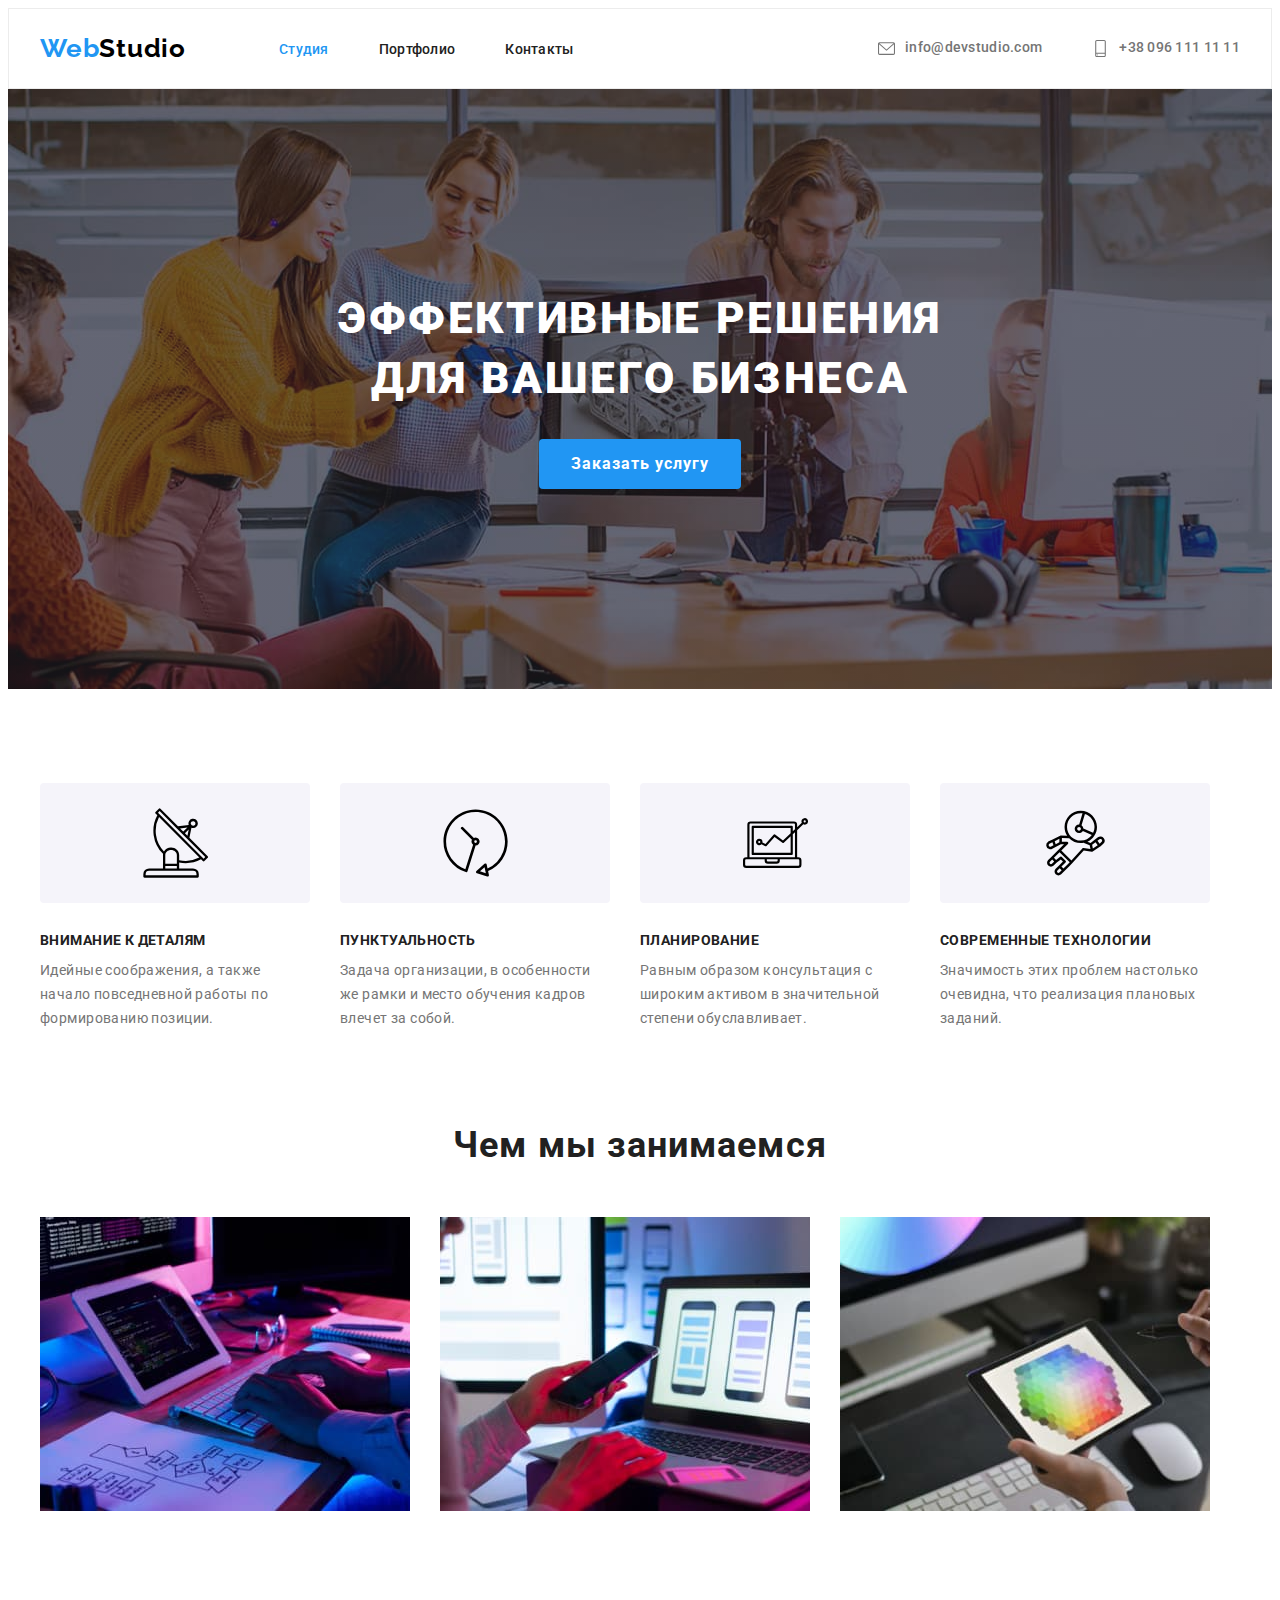
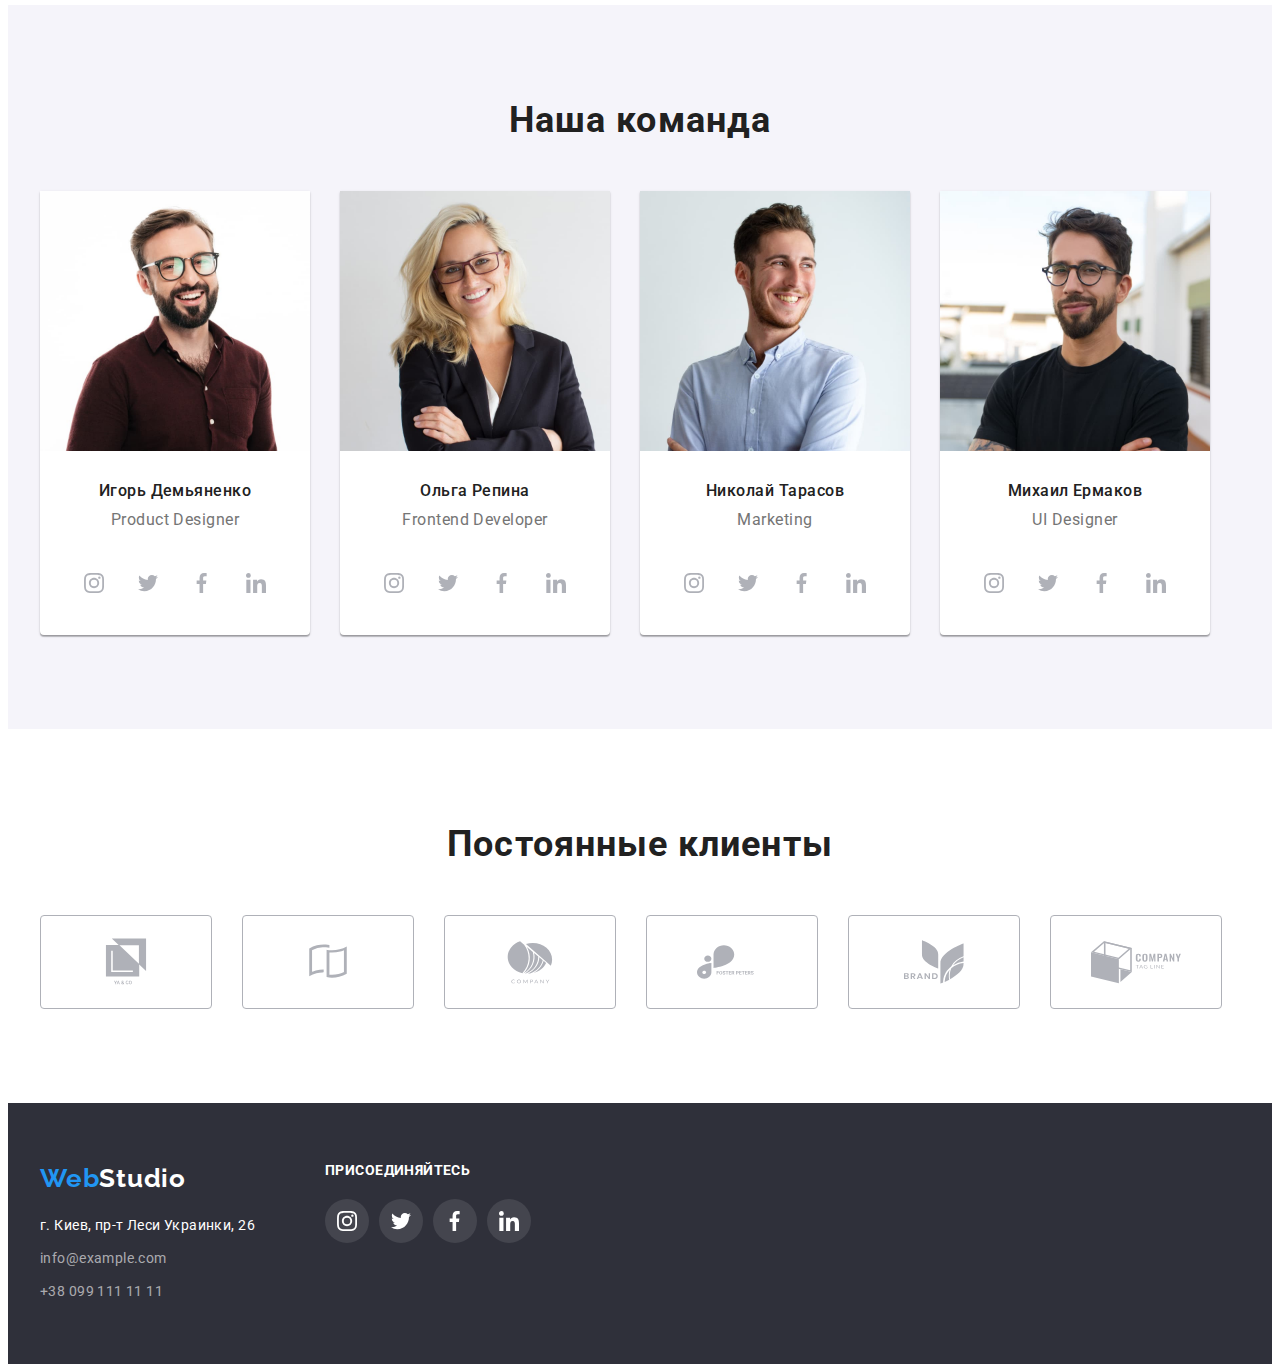
<file: index.html>
<!DOCTYPE html>
<html lang="ru">
<head>
    <meta charset="UTF-8">
    <meta http-equiv="X-UA-Compatible" content="IE=edge">
    <meta name="viewport" content="width=device-width, initial-scale=1.0">
    <title>Студия</title>
    <link rel="stylesheet" href="https://cdnjs.cloudflare.com/ajax/libs/modern-normalize/1.1.0/modern-normalize.min.css" integrity="sha512-wpPYUAdjBVSE4KJnH1VR1HeZfpl1ub8YT/NKx4PuQ5NmX2tKuGu6U/JRp5y+Y8XG2tV+wKQpNHVUX03MfMFn9Q==" crossorigin="anonymous" referrerpolicy="no-referrer" />
    <link rel="stylesheet" href="css/styles.css">
    <link href="https://fonts.googleapis.com/css2?family=Raleway:wght@700&family=Roboto:wght@400;500;700;900&display=swap" rel="stylesheet">
</head>
<body>
    <header class="header">
        <div class="container header-container">
        <a class="logo" href="/"><span class="logo-accent">Web</span>Studio</a>
        <nav class="header-nav">
            <ul class="header-list">
                <li class="header-item list"><a class="header-link link current" href="index.html">Студия</a></li>
                <li class="header-item list"><a class="header-link link" href="portfolio.html">Портфолио</a></li>
                <li class="header-item list"><a class="header-link link" href="/">Контакты</a></li>
            </ul>
        </nav>
        <ul class="header-contacts-list">
            <li class="header-contacts list">
                <a class="header-contacts-link link" href="mailto:info@devstudio.com">
                <svg class="header-contacts-icon envelope">
                    <use href="./images/symbol-defs.svg#icon-envelope"></use>
                </svg>
                info@devstudio.com</a>
            </li>
            <li class="header-contacts list">
                <a class="header-contacts-link link" href="tel:+380961111111">
                <svg class="header-contacts-icon smartphone">
                    <use href="./images/symbol-defs.svg#icon-smartphone"></use>
                </svg>
                +38 096 111 11 11</a>
            </li>
        </ul>
        </div>
    </header>
    <main>
    <section class="main-section">
        <div class="container main-section-container">
        <h1 class="main-headerline">Эффективные решения <br>для вашего бизнеса</h1>
        <button class="btn btn-main" type="button">Заказать услугу</button>
    </div>
    </section>
    <section class="concepts">
        <div class="container concepts-container">
        <ul class="concepts-list">
            <li class="concepts-item list">
                <div class="concepts-thumb">
                    <svg class="concepts-icon">
                        <use href="./images/symbol-defs.svg#icon-concept1"></use>
                    </svg>
                </div>
                <h3 class="concepts-header">Внимание к деталям</h3>
                <p class="concepts-text">Идейные соображения, а также начало повседневной работы по формированию позиции.</p>
            </li>
            <li class="concepts-item list">
                <div class="concepts-thumb">
                    <svg class="concepts-icon">
                        <use href="./images/symbol-defs.svg#icon-concept2"></use>
                    </svg>
                </div>
                <h3 class="concepts-header">Пунктуальность</h3>
                <p class="concepts-text">Задача организации, в особенности же рамки и место обучения кадров влечет за собой.</p>
            </li>
            <li class="concepts-item list">
                <div class="concepts-thumb">
                    <svg class="concepts-icon">
                        <use href="./images/symbol-defs.svg#icon-concept3"></use>
                    </svg>
                </div>
                <h3 class="concepts-header">Планирование</h3>
                <p class="concepts-text">Равным образом консультация с широким активом в значительной степени обуславливает.</p>
            </li>
            <li class="concepts-item list">
                <div class="concepts-thumb">
                    <svg class="concepts-icon">
                        <use href="./images/symbol-defs.svg#icon-concept4"></use>
                    </svg>
                </div>
                <h3 class="concepts-header">Современные технологии</h3>
                <p class="concepts-text">Значимость этих проблем настолько очевидна, что реализация плановых заданий.</p>
            </li>
        </ul>
    </div>
        </section>
        <section class="section-work">
            <div class="container work-container">
        <h2 class="work-headline headline">Чем мы занимаемся</h2>
        <ul class="work-list">
            <li class="work-item list"><img class="work-img" src="./images/whatwedo1.jpg" alt="Работник печатает на клавиатуре" width="370" height="294"></li>
            <li class="work-item list"><img class="work-img" src="./images/whatwedo2.jpg" alt="Работник рассматривает варианты мобильных версий" width="370" height="294"></li>
            <li class="work-item list"><img class="work-img" src="./images/whatwedo3.jpg" alt="Работник выбирает цвет на палитре в планшете" width="370" height="294"></li>
        </ul>
    </div>
    </section>
    <section class="team">
        <div class="container team-container">
        <h2 class="team-headline headline">Наша команда</h2>
        <ul class="team-list">
            <li class="team-item list">
                <img class="team-img" src="./images/demyanenko.jpg" alt="Игорь Демьяненко" width="270" height="260">
                <div class="team-member">
                <p class="team-person">Игорь Демьяненко</p>
                <p class="team-jobtitle">Product Designer</p>
                </div>
                <ul class="social-networks-list list">
                    <li class="social-networks-item">
                        <a class="social-networks-link" href="/">
                        <svg class="social-networks-icon">
                            <use href="./images/symbol-defs.svg#icon-instagram"></use>
                        </svg>
                    </a>
                    </li>
                    <li class="social-networks-item">
                        <a class="social-networks-link" href="/">
                        <svg class="social-networks-icon">
                            <use href="./images/symbol-defs.svg#icon-twitter"></use>
                        </svg>
                        </a>
                    </li>
                    <li class="social-networks-item">
                        <a class="social-networks-link" href="/">
                        <svg class="social-networks-icon">
                            <use href="./images/symbol-defs.svg#icon-facebook"></use>
                        </svg>
                        </a>
                    </li>
                    <li class="social-networks-item">
                        <a class="social-networks-link" href="/">
                        <svg class="social-networks-icon">
                            <use href="./images/symbol-defs.svg#icon-linkedin"></use>
                        </svg>
                        </a>
                    </li>
                </ul>
            </li>
            <li class="team-item list">
                <img class="team-img" src="./images/repina.jpg" alt="Ольга Репина" width="270" height="260">
                <div class="team-member">
                <p class="team-person">Ольга Репина</p>
                <p class="team-jobtitle">Frontend Developer</p>
                </div>
                <ul class="social-networks-list list">
                    <li class="social-networks-item">
                        <a class="social-networks-link" href="/">
                        <svg class="social-networks-icon">
                            <use href="./images/symbol-defs.svg#icon-instagram"></use>
                        </svg>
                        </a>
                    </li>
                    <li class="social-networks-item">
                        <a class="social-networks-link" href="/">
                        <svg class="social-networks-icon">
                            <use href="./images/symbol-defs.svg#icon-twitter"></use>
                        </svg>
                        </a>
                    </li>
                    <li class="social-networks-item">
                        <a class="social-networks-link" href="/">
                        <svg class="social-networks-icon">
                            <use href="./images/symbol-defs.svg#icon-facebook"></use>
                        </svg>
                        </a>
                    </li>
                    <li class="social-networks-item">
                        <a class="social-networks-link" href="/">
                        <svg class="social-networks-icon">
                            <use href="./images/symbol-defs.svg#icon-linkedin"></use>
                        </svg>
                        </a>
                    </li>
                </ul>
            </li>
            <li class="team-item list">
                <img class="team-img" src="./images/tarasov.jpg" alt="Николай Тарасов" width="270" height="260">
                <div class="team-member">
                <p class="team-person">Николай Тарасов</p>
                <p class="team-jobtitle">Marketing</p>
                </div>
                <ul class="social-networks-list list">
                    <li class="social-networks-item">
                        <a class="social-networks-link" href="/">
                        <svg class="social-networks-icon">
                            <use href="./images/symbol-defs.svg#icon-instagram"></use>
                        </svg>
                        </a>
                    </li>
                    <li class="social-networks-item">
                        <a class="social-networks-link" href="/">
                        <svg class="social-networks-icon">
                            <use href="./images/symbol-defs.svg#icon-twitter"></use>
                        </svg>
                        </a>
                    </li>
                    <li class="social-networks-item">
                        <a class="social-networks-link" href="/">
                        <svg class="social-networks-icon">
                            <use href="./images/symbol-defs.svg#icon-facebook"></use>
                        </svg>
                        </a>
                    </li>
                    <li class="social-networks-item">
                        <a class="social-networks-link" href="/">
                        <svg class="social-networks-icon">
                            <use href="./images/symbol-defs.svg#icon-linkedin"></use>
                        </svg>
                        </a>
                    </li>
                </ul>
            </li>
            <li class="team-item list">
                <img class="team-img" src="./images/ermakov.jpg" alt="Михаил Ермаков" width="270" height="260">
                <div class="team-member">
                <p class="team-person">Михаил Ермаков</p>
                <p class="team-jobtitle">UI Designer</p>
                </div>
                <ul class="social-networks-list list">
                    <li class="social-networks-item">
                        <a class="social-networks-link" href="/">
                        <svg class="social-networks-icon">
                            <use href="./images/symbol-defs.svg#icon-instagram"></use>
                        </svg>
                    </a>
                    </li>
                    <li class="social-networks-item">
                        <a class="social-networks-link" href="/">
                        <svg class="social-networks-icon">
                            <use href="./images/symbol-defs.svg#icon-twitter"></use>
                        </svg>
                        </a>
                    </li>
                    <li class="social-networks-item">
                        <a class="social-networks-link" href="/">
                        <svg class="social-networks-icon">
                            <use href="./images/symbol-defs.svg#icon-facebook"></use>
                        </svg>
                        </a>
                    </li>
                    <li class="social-networks-item">
                        <a class="social-networks-link" href="/">
                        <svg class="social-networks-icon">
                            <use href="./images/symbol-defs.svg#icon-linkedin"></use>
                        </svg>
                        </a>
                    </li>
                </ul>
            </li>
        </ul>
    </div>
    </section>
    <section class="companies-section">
        <div class="container">
        <h2 class="companies-headline">Постоянные клиенты</h2>
        <ul class="companies-list list">
            <li class="companies-item">
                <a href="/" class="companies-link">
                <svg class="companies-icon" width="46" height="53">
                    <use href="./images/symbol-defs.svg#icon-company1"></use>
                </svg>
                </a>
            </li>
            <li class="companies-item">
                <a href="/" class="companies-link">
                <svg class="companies-icon" width="44" height="39">
                    <use href="./images/symbol-defs.svg#icon-company2"></use>
                </svg>
            </a>
            </li>
            <li class="companies-item">
                <a href="/" class="companies-link">
                <svg class="companies-icon" width="48" height="46">
                    <use href="./images/symbol-defs.svg#icon-company3"></use>
                </svg>
                </a>
            </li>
            <li class="companies-item">
                <a href="/" class="companies-link">
                <svg class="companies-icon" width="114" height="70">
                    <use href="./images/symbol-defs.svg#icon-company4"></use>
                </svg>
            </a>
            </li>
            <li class="companies-item">
                <a href="/" class="companies-link">
                <svg class="companies-icon" width="78" height="60">
                    <use href="./images/symbol-defs.svg#icon-company5"></use>
                </svg>
                </a>
            </li>
            <li class="companies-item">
                <a href="/" class="companies-link">
                <svg class="companies-icon" width="136" height="90">
                    <use href="./images/symbol-defs.svg#icon-company6"></use>
                </svg>
                </a>
            </li>
        </ul>
    </div>
    </section>
</main>
    <footer class="footer">
        <div class="container footer-container">
            <div class="footer-block">
        <a class=" footer-logo logo" href="/"><span class="logo-accent">Web</span>Studio</a>
        <address class="footer-address">
            <ul class="footer-address-list">
                <li class="footer-contacts list"><a class="footer-contacts-link link" href="/">г. Киев, пр-т Леси Украинки, 26</a></li>
                <li class="footer-contacts list"><a class="footer-contacts-link link transparent" href="mailto:info@example.com">info@example.com</a></li>
                <li class="footer-contacts list"><a class="footer-contacts-link link transparent" href="tel:+380991111111">+38 099 111 11 11</a></li>
            </ul>
        </address>
    </div>
        <div class="social-networks-footer">
            <p class="social-network-footer-text">Присоединяйтесь</p>
                <ul class="social-networks-footer-list list">
                    <li class="social-networks-footer-item">
                        <a href="/" class="social-networks-footer-link">
                        <svg class="social-networks-footer-icon">
                            <use href="./images/symbol-defs.svg#icon-instagram"></use>
                        </svg>
                        </a>
                    </li>
                    <li class="social-networks-footer-item">
                        <a href="/" class="social-networks-footer-link">
                        <svg class="social-networks-footer-icon">
                            <use href="./images/symbol-defs.svg#icon-twitter"></use>
                        </svg>
                        </a>
                    </li>
                    <li class="social-networks-footer-item">
                        <a href="/" class="social-networks-footer-link">
                        <svg class="social-networks-footer-icon">
                            <use href="./images/symbol-defs.svg#icon-facebook"></use>
                        </svg>
                        </a>
                    </li>
                    <li class="social-networks-footer-item">
                        <a href="/" class="social-networks-footer-link">
                        <svg class="social-networks-footer-icon">
                            <use href="./images/symbol-defs.svg#icon-linkedin"></use>
                        </svg>
                        </a>
                    </li>
                </ul>
        </div>
    </div>
    </footer>
    
</body>
</html>
</file>
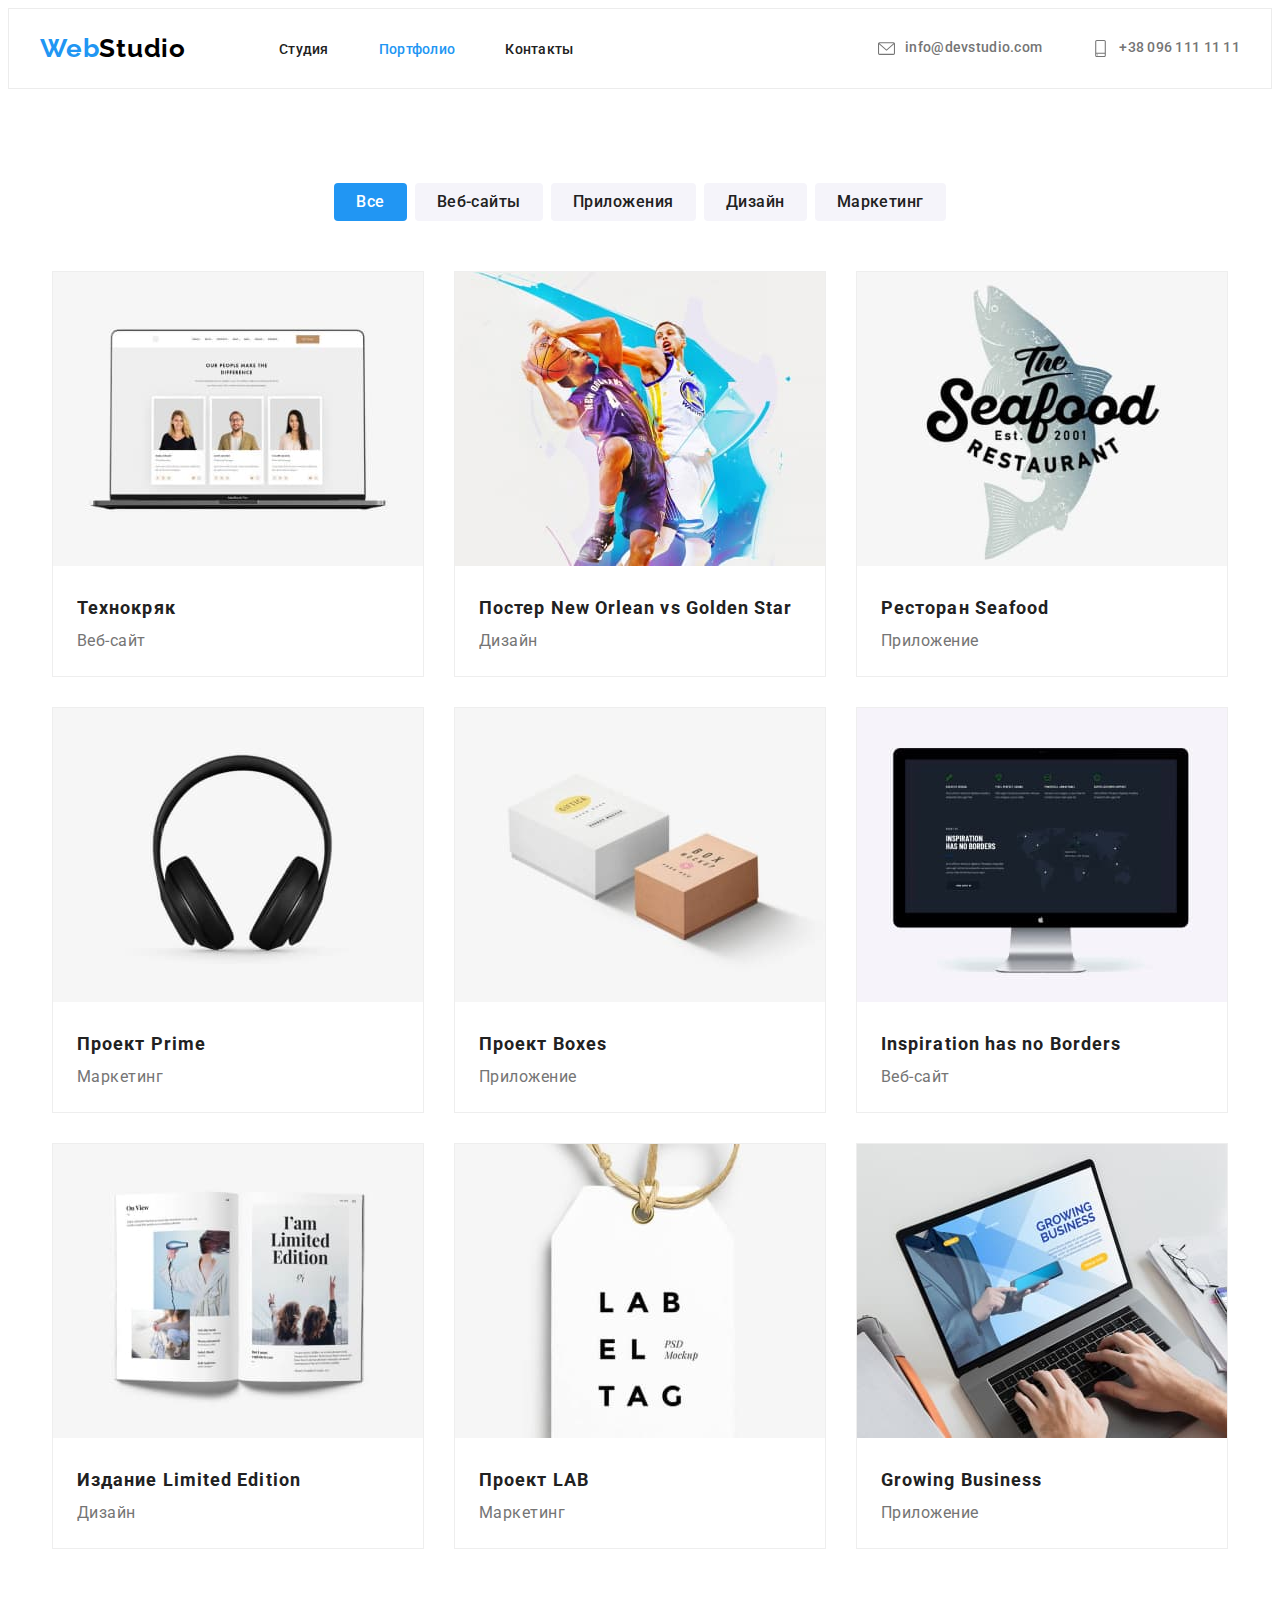
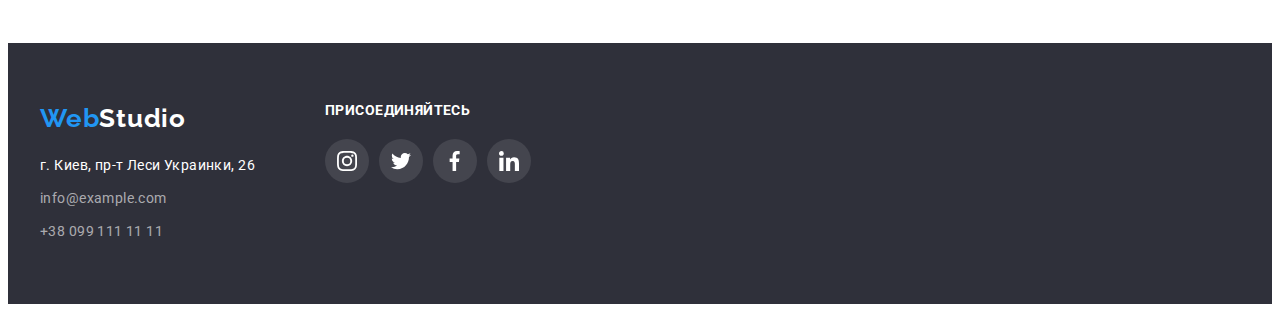
<file: portfolio.html>
<!DOCTYPE html>
<html lang="ru">
<head>
    <meta charset="UTF-8">
    <meta http-equiv="X-UA-Compatible" content="IE=edge">
    <meta name="viewport" content="width=device-width, initial-scale=1.0">
    <title>Портфолио</title>
    <link rel="stylesheet" href="https://cdnjs.cloudflare.com/ajax/libs/modern-normalize/1.1.0/modern-normalize.min.css" integrity="sha512-wpPYUAdjBVSE4KJnH1VR1HeZfpl1ub8YT/NKx4PuQ5NmX2tKuGu6U/JRp5y+Y8XG2tV+wKQpNHVUX03MfMFn9Q==" crossorigin="anonymous" referrerpolicy="no-referrer" />
    <link rel="stylesheet" href="css/styles.css">
    <link href="https://fonts.googleapis.com/css2?family=Raleway:wght@700&family=Roboto:wght@400;500;700;900&display=swap" rel="stylesheet">
</head>
<body>
    <header class="header">
        <div class="container header-container">
        <a class="logo" href="/"><span class="logo-accent">Web</span>Studio</a>
        <nav class="header-nav">
            <ul class="header-list">
                <li class="header-item list"><a class="header-link link" href="index.html">Студия</a></li>
                <li class="header-item list"><a class="header-link link current" href="portfolio.html">Портфолио</a></li>
                <li class="header-item list"><a class="header-link link" href="/">Контакты</a></li>
            </ul>
        </nav>
        <ul class="header-contacts-list">
            <li class="header-contacts list">
                <a class="header-contacts-link link" href="mailto:info@devstudio.com">
                <svg class="header-contacts-icon envelope">
                    <use href="./images/symbol-defs.svg#icon-envelope"></use>
                </svg>
                info@devstudio.com</a>
            </li>
            <li class="header-contacts list">
                <a class="header-contacts-link link" href="tel:+380961111111">
                <svg class="header-contacts-icon smartphone">
                    <use href="./images/symbol-defs.svg#icon-smartphone"></use>
                </svg>
                +38 096 111 11 11</a>
            </li>
        </ul>
    </div>
    </header>

    <main>
        <section class="main-portfolio">
            <div class="container portfolio-container">
            <ul class="btn-list">
                <li class="btn-item list"><button class="btn-menu current" type="button">Все</button></li>
                <li class="btn-item list"><button class="btn-menu" type="button">Веб-сайты</button></li>
                <li class="btn-item list"><button class="btn-menu" type="button">Приложения</button></li>
                <li class="btn-item list"><button class="btn-menu" type="button">Дизайн</button></li>
                <li class="btn-item list"><button class="btn-menu" type="button">Маркетинг</button></li>
            </ul>
            
            <ul class="services-list">
                <li class="services-item list">
                    <a class="services-item-link link" href="">
                        <img class="services-img" src="./images/work1.jpg" alt="Ноутбук с тремя портфолио сотрудников на экране" width="370" height="294">
                        <div class="services-descr">
                        <h2 class="services-header">Технокряк</h2>
                        <p class="services-text">Веб-сайт</p>
                    </div>
                    </a>
                </li>
                <li class="services-item list">
                    <a class="services-item-link link" href="">
                        <img class="services-img" src="./images/work2.jpg" alt="Два баскетболиста с мячом" width="370" height="294">
                        <div class="services-descr">
                        <h2 class="services-header">Постер New Orlean vs Golden Star</h2>
                        <p class="services-text">Дизайн</p>
                    </div>
                    </a>
                </li>
                <li class="services-item list">
                    <a class="services-item-link link" href="">
                        <img class="services-img" src="./images/work3.jpg" alt="Логотип ресторана Seafood" width="370" height="294">
                        <div class="services-descr">
                        <h2 class="services-header">Ресторан Seafood</h2>
                        <p class="services-text">Приложение</p>
                    </div>
                    </a>
                </li>
                <li class="services-item list">
                    <a class="services-item-link link" href="">
                        <img class="services-img" src="./images/work4.jpg" alt="Наушники" width="370" height="294">
                        <div class="services-descr">
                        <h2 class="services-header">Проект Prime</h2>
                        <p class="services-text">Маркетинг</p>
                    </div>
                    </a>
                </li>
                <li class="services-item list">
                    <a class="services-item-link link" href="">
                        <img class="services-img" src="./images/work5.jpg" alt="Две коробки" width="370" height="294">
                        <div class="services-descr">
                        <h2 class="services-header">Проект Boxes</h2>
                        <p class="services-text">Приложение</p>
                    </div>
                    </a>
                </li>
                <li class="services-item list">
                    <a class="services-item-link link" href="">
                        <img class="services-img" src="./images/work6.jpg" alt="Монитор со страницей Inspiration has no Borders" width="370" height="294">
                        <div class="services-descr">
                        <h2 class="services-header">Inspiration has no Borders</h2>
                        <p class="services-text">Веб-сайт</p>
                    </div>
                    </a>
                </li>
                <li class="services-item list">
                    <a class="services-item-link link" href="">
                        <img class="services-img" src="./images/work7.jpg" alt="Разворот журнала с заголовком I am Limited Edition" width="370" height="294">
                        <div class="services-descr">
                        <h2 class="services-header">Издание Limited Edition</h2>
                        <p class="services-text">Дизайн</p>
                    </div>
                    </a>
                </li>
                <li class="services-item list">
                    <a class="services-item-link link" href="">
                        <img class="services-img" src="./images/work8.jpg" alt="Ярлык с надписью LAB EL TAG" width="370" height="294">
                        <div class="services-descr">
                        <h2 class="services-header">Проект LAB</h2>
                        <p class="services-text">Маркетинг</p>
                    </div>
                    </a>
                </li>
                <li class="services-item list">
                    <a class="services-item-link link" href="">
                        <img class="services-img" src="./images/work9.jpg" alt="Две руки печатают на ноутбуке" width="370" height="294">
                        <div class="services-descr">
                        <h2 class="services-header">Growing Business</h2>
                        <p class="services-text">Приложение</p>
                    </div>
                    </a>
                </li>
            </ul>
        </div>
          </section>
    </main>

    <footer class="footer">
        <div class="container footer-container">
            <div class="footer-block">
        <a class=" footer-logo logo" href="/"><span class="logo-accent">Web</span>Studio</a>
        <address class="footer-address">
            <ul class="footer-address-list">
                <li class="footer-contacts list"><a class="footer-contacts-link link" href="/">г. Киев, пр-т Леси Украинки, 26</a></li>
                <li class="footer-contacts list"><a class="footer-contacts-link link transparent" href="mailto:info@example.com">info@example.com</a></li>
                <li class="footer-contacts list"><a class="footer-contacts-link link transparent" href="tel:+380991111111">+38 099 111 11 11</a></li>
            </ul>
        </address>
    </div>
        <div class="social-networks-footer">
            <p class="social-network-footer-text">Присоединяйтесь</p>
                <ul class="social-networks-footer-list list">
                    <li class="social-networks-footer-item">
                        <a href="/" class="social-networks-footer-link">
                        <svg class="social-networks-footer-icon">
                            <use href="./images/symbol-defs.svg#icon-instagram"></use>
                        </svg>
                        </a>
                    </li>
                    <li class="social-networks-footer-item">
                        <a href="/" class="social-networks-footer-link">
                        <svg class="social-networks-footer-icon">
                            <use href="./images/symbol-defs.svg#icon-twitter"></use>
                        </svg>
                        </a>
                    </li>
                    <li class="social-networks-footer-item">
                        <a href="/" class="social-networks-footer-link">
                        <svg class="social-networks-footer-icon">
                            <use href="./images/symbol-defs.svg#icon-facebook"></use>
                        </svg>
                        </a>
                    </li>
                    <li class="social-networks-footer-item">
                        <a href="/" class="social-networks-footer-link">
                        <svg class="social-networks-footer-icon">
                            <use href="./images/symbol-defs.svg#icon-linkedin"></use>
                        </svg>
                        </a>
                    </li>
                </ul>
        </div>
    </div>
    </footer>
    
</body>
</html>
</file>
<file: css/styles.css>
body {
    font-family: 'roboto', sans-serif;
}

.list {
    list-style: none;
}

.link {
    text-decoration: none;
}

:root {
    --accent-color: #2196F3;
}

:root {
    --headline-text-color: #212121;
}

:root {
    --text-color: #757575;
}

:root {
    --secondary-color: #FFF;
}

:root {
    --section-color:#E5E5E5;
}

:root {
    --background-color: #F5F4FA;
}

p, h1, h2, h3, h4, h5, h6 {
    margin: 0;
    padding: 0;
}

ul {
    margin: 0;
    padding-left: 0;
}

.container {
    width: 1200px;
    padding-left: 15px;
    padding-right: 15px;
    margin: 0 auto;
}

/* Logo */
.logo {
font-family: 'Raleway';
font-weight: 700;
font-size: 26px;
line-height: 1.19;
letter-spacing: 0.03em;
color: var(--headline-text-color-text-color);
text-decoration: none;
}

.logo-accent {
    color: var(--accent-color);
}

/* Header */
.header {
    border: 1px solid #ECECEC;
    padding-top: 24px;
    padding-bottom: 24px;
}
.header-container {
    display: flex;
    align-items: center;
}

.header-list {
    display: flex;
    margin-left: 93px;
}


.header-contacts-list {
    display: flex;
    margin-left: auto;
}

.header-item:not(:last-child) {
    margin-right: 50px;
}

.header-contacts:not(:last-child) {
    margin-right: 50px;
}

.header-link,
.header-contacts-link {
font-weight: 500;
font-size: 14px;
line-height: 1.14;
letter-spacing: 0.02em;
color: var(--headline-text-color);
}

.header-contacts-link {
color: var(--text-color);
display: flex;
align-items: center;
}

.header-link:hover,
.header-contacts-link:hover,
.header-link:focus,
.header-contacts-link:focus {
    color: var(--accent-color);
}

.header-link:hover .header-contacts-icon,
.header-contacts-link:hover .header-contacts-icon,
.header-link:focus .header-contacts-icon,
.header-contacts-link:focus .header-contacts-icon {
    fill: var(--accent-color);
}

.header-link.current {
    color: var(--accent-color);
}

.header-contacts-icon {
    display: inline-block;
    width: 17px;
    height: 17px;
    margin-right: 10px;
    fill: var(--text-color);
}

.header-contacts-icon:hover,
.header-contacts-icon:focus {
    fill: var(--accent-color);
}


/* Main*/
.main-section-container {
    display: flex;
    flex-wrap: wrap;
    justify-content: center;
}

.main-section {
    padding-top: 200px;
    padding-bottom: 200px;
    background-image: linear-gradient(rgba(47, 48, 58, 0.4), rgba(47, 48, 58, 0.4)), url(../images/background-main.jpg);
    max-width: 1600px;
    background-position: center;
    background-repeat: no-repeat;
    background-size: cover;
    background-color: #2F303A;
    margin: 0 auto;
}

.main-headerline {
font-weight: 900;
font-size: 44px;
line-height: 1.36;
text-align: center;
letter-spacing: 0.06em;
text-transform: uppercase;
color: var(--secondary-color);
padding-right: 237px;
padding-left: 237px;
}

.btn {
font-family: 'Roboto', sans-serif;
font-weight: 700;
font-size: 16px;
line-height: 1.88;
letter-spacing: 0.06em;
color: var(--secondary-color);
background-color: var(--accent-color);
cursor: pointer;
}

.btn-main {
    margin-top: 30px;
    padding: 10px 32px;
    border: transparent;
    border-radius: 4px;
}

/* Concepts */
.concepts {
    padding-top: 94px;
    padding-bottom: 94px;
}

.concepts-list {
    display: flex;
}

.concepts-item {
    max-width: 270px;
}

.concepts-item:not(:last-child) {
    margin-right: 30px;
}

.concepts-header {
font-size: 14px;
line-height: 1.14;
letter-spacing: 0.03em;
text-transform: uppercase;
color: var(--headline-text-color);
margin-bottom: 10px;
}

.concepts-text {
font-weight: 400;
font-size: 14px;
line-height: 1.71;
letter-spacing: 0.03em;
color: var(--text-color);
}

.concepts-thumb {
    background: #F5F4FA;
    border-radius: 4px;
    margin-bottom: 30px;
    width: 270px;
    height: 120px;
    display: flex;
    justify-content: center;
    align-items: center;
}

.concepts-icon:nth-child(1) {
    width: 65px;
    height: 70px;
}

.concepts-icon:nth-child(2) {
    width: 67px;
    height: 70px;
}

.concepts-icon:nth-child(3) {
    width: 70px;
    height: 54px;
}

.concepts-icon:nth-child(4) {
    width: 55px;
    height: 60px;
}


/* Headlines */
.headline {
font-size: 36px;
line-height: 1.17;
text-align: center;
letter-spacing: 0.03em;
color: var(--headline-text-color);
}

/* Works */
.section-work {
    padding-bottom: 94px;
}

.work-list {
    display: flex;
    margin-top: 50px;
}

.work-img, .team-img {
    display: block;
}

.work-item:not(:last-child) {
    margin-right: 30px;
}

/* Team */
.team {
    padding-top: 94px;
    padding-bottom: 94px;
}

.team-list {
    display: flex;
    margin-top: 50px;
}

.team-member {
    padding-top: 30px;
    padding-bottom: 16px;
}

.team-member p+p {
    margin-top: 10px;
}

.team {
    background: var(--background-color);
}

.team-item {
    background-color: var(--secondary-color);
    box-shadow: 0px 1px 3px rgba(0, 0, 0, 0.12), 0px 1px 1px rgba(0, 0, 0, 0.14), 0px 2px 1px rgba(0, 0, 0, 0.2);
    border-radius: 0px 0px 4px 4px;
}

.team-item:not(:last-child) {
    margin-right: 30px;
}

.team-person, .team-jobtitle {
font-weight: 500;
font-size: 16px;
line-height: 1.19;
text-align: center;
letter-spacing: 0.03em;
color: var(--headline-text-color);
}

.team-jobtitle {
    color: var(--text-color);
    font-weight: 400;
}

.social-networks-list {
    display: flex;
    margin-right: 32px;
    margin-left: 32px;
    margin-bottom: 30px;
}

.social-networks-item {
    margin-right: 10px;
    margin-top: 16px;
}

.social-networks-link:hover,
.social-networks-link:focus {
    background-color: var(--accent-color);
    border-radius: 50%;
}

.social-networks-item:last-child {
    margin-right: 0;
}

.social-networks-link {
    display: flex;
    justify-content: center;
    align-items: center;
    width: 44px;
    height: 44px;
}

.social-networks-icon {
    fill: #AFB1B8;
}

.social-networks-link:hover .social-networks-icon,
.social-networks-link:focus .social-networks-icon {
    fill: var(--secondary-color);
}

.social-networks-icon:nth-child(1) {
width: 20px;
height: 20px;
}

.social-networks-icon:nth-child(2) {
    width: 20px;
    height: 16px;
}

.social-networks-icon:nth-child(3) {
    width: 10px;
    height: 20px;
}

.social-networks-icon:nth-child(4) {
    width: 16px;
    height: 14px;
}

/* Companies */
.companies-section {
    margin-top: 94px;
    margin-bottom: 94px;
}

.companies-list {
    display: flex;
}

.companies-headline {
    font-weight: 700;
    font-size: 36px;
    line-height: 1.17;
    text-align: center;
    letter-spacing: 0.03em;
    color: #212121;
    margin-bottom: 50px;
}

.companies-link {
    border: 1px solid #AFB1B8;
    border-radius: 4px;
    margin-right: 30px;
    width: 170px;
    height: 92px;
    display: flex;
    justify-content: center;
    align-items: center;
}

.companies-link:hover .companies-icon,
.companies-link:focus .companies-icon {
    fill: var(--accent-color);
}

.companies-link:hover,
.companies-link:focus {
    border-color: var(--accent-color);
}

.companies-item:last-child {
    margin-right: 0;
}

.companies-icon {
    fill: #AFB1B8;
}


/* Footer */
.footer {
    padding-bottom: 60px;
    padding-top: 60px;
    background: #2F303A;
}

.footer-container {
    display: flex;
}

.footer-block {
    padding-right: 70px;
}

.footer-address-list > li {
    margin-top: 20px;
}

.footer-address-list li+li {
    margin-top: 9px;
}

.footer-contacts-link {
font-style: normal;
font-size: 14px;
line-height: 1.71;
letter-spacing: 0.03em;
color: var(--secondary-color);
}

.footer-contacts-link.transparent {
    color: rgba(255, 255, 255, 0.6);
}

.footer-contacts-link:hover,
.footer-contacts-link:focus {
    color: var(--accent-color);
}

.footer-logo {
    color: var(--secondary-color);
}

.social-network-footer-text {
    font-weight: 700;
    font-size: 14px;
    line-height: 1.14;
    letter-spacing: 0.03em;
    text-transform: uppercase;
    color: #FFFFFF;
    padding-bottom: 20px;
}

.social-networks-footer-list {
    display: flex;
}

.social-networks-footer-link {
    display: flex;
    justify-content: center;
    align-items: center;
    width: 44px;
    height: 44px;
    border-radius: 50%;
    background-color: rgba(255, 255, 255, 0.1);
}

.social-networks-footer-link:hover,
.social-networks-footer-link:focus {
    background-color: var(--accent-color);
}

.social-networks-footer-item:not(:last-child) {
    margin-right: 10px;
}

.social-networks-footer-icon {
    width: 20px;
    height: 20px;
    fill: var(--secondary-color);
}

/* Portfolio page */
.main-portfolio {
    padding-top: 94px;
    padding-bottom: 94px;
}

.btn-list,
.services-list {
    display: flex;
    flex-wrap: wrap;
    justify-content: center;
}

.btn-list {
    margin-bottom: 50px;
}

/* .btn-menu {
    border-radius: 4px;
} */

.btn-item:not(:last-child) {
    margin-right: 8px;
}

.btn-menu {
font-family: 'Roboto', sans-serif;
font-weight: 500;
font-size: 16px;
line-height: 1.62;
text-align: center;
letter-spacing: 0.03em;
color: var(--headline-text-color);
background: var(--background-color);
cursor: pointer;
border: transparent;
padding: 6px 22px;
border-radius: 4px;
}

.btn-menu:hover,
.btn-menu:focus {
    color: var(--secondary-color);
    background: var(--accent-color);
    box-shadow: 0px 3px 1px rgba(0, 0, 0, 0.1), 0px 1px 2px rgba(0, 0, 0, 0.08), 0px 2px 2px rgba(0, 0, 0, 0.12);
}

.btn-menu.current {
    color: var(--secondary-color);
    background: var(--accent-color);  
}

.services-header {
font-weight: 700;
font-size: 18px;
line-height: 2;
letter-spacing: 0.06em;
color: var(--headline-text-color);
}

.services-text {
font-weight: 400;
font-size: 16px;
line-height: 1.88;
letter-spacing: 0.03em;
color: var(--text-color);
}

.services-list,
.section-work {
    color: var(--section-color);
}

.services-descr {
    padding: 20px 24px;
}

.services-item {
    background: var(--secondary-color);
    border: 1px solid #EEEEEE;
}

.services-item:hover {
    border: 1px solid #EEEEEE;
    box-shadow: 0px 1px 1px rgba(0, 0, 0, 0.12), 0px 4px 4px rgba(0, 0, 0, 0.06), 1px 4px 6px rgba(0, 0, 0, 0.16);

}

.services-item:not(:nth-child(3n)) {
    margin-right: 30px;
    margin-left: 0;
}

.services-item:not(:nth-child(-n + 3)) {
    margin-top: 30px;
}

.services-list {
    margin-right: -15px;
    margin-left: -15px;
}
</file>
